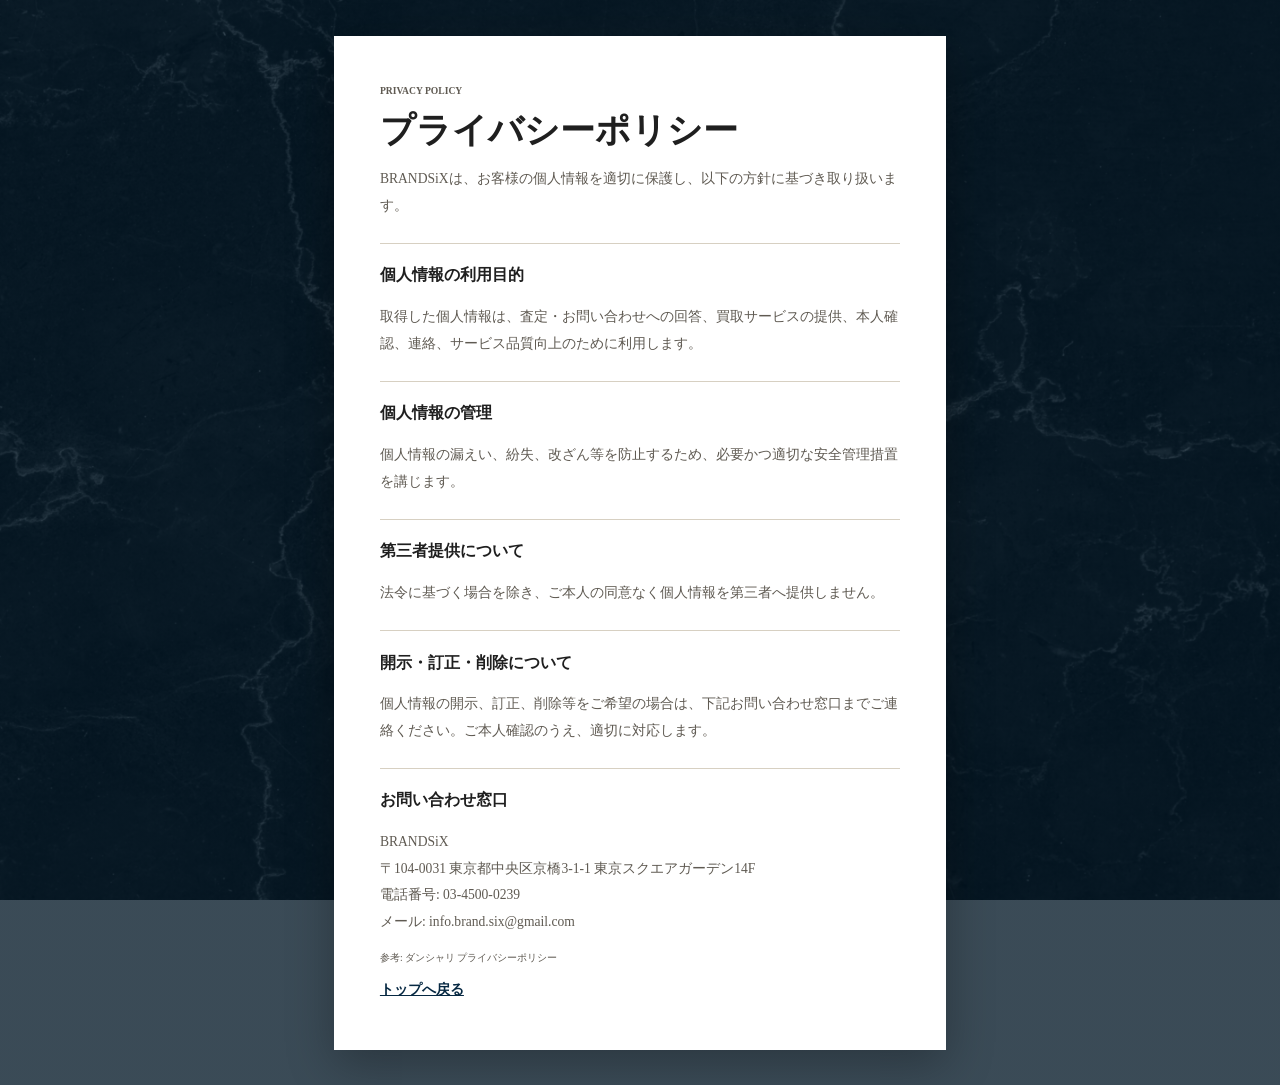
<file: privacy.html>
<!doctype html>
<html lang="ja">
  <head>
    <meta charset="utf-8">
    <meta name="viewport" content="width=device-width, initial-scale=1">
    <title>プライバシーポリシー | BRANDSiX</title>
    <link rel="stylesheet" href="./styles.css?v=20260607-01">
  </head>
  <body class="sub-page">
    <main class="policy-page">
      <article class="policy-card">
        <p class="sub-label">PRIVACY POLICY</p>
        <h1>プライバシーポリシー</h1>
        <p>BRANDSiXは、お客様の個人情報を適切に保護し、以下の方針に基づき取り扱います。</p>

        <h2>個人情報の利用目的</h2>
        <p>取得した個人情報は、査定・お問い合わせへの回答、買取サービスの提供、本人確認、連絡、サービス品質向上のために利用します。</p>

        <h2>個人情報の管理</h2>
        <p>個人情報の漏えい、紛失、改ざん等を防止するため、必要かつ適切な安全管理措置を講じます。</p>

        <h2>第三者提供について</h2>
        <p>法令に基づく場合を除き、ご本人の同意なく個人情報を第三者へ提供しません。</p>

        <h2>開示・訂正・削除について</h2>
        <p>個人情報の開示、訂正、削除等をご希望の場合は、下記お問い合わせ窓口までご連絡ください。ご本人確認のうえ、適切に対応します。</p>

        <h2>お問い合わせ窓口</h2>
        <p>BRANDSiX<br>〒104-0031 東京都中央区京橋3-1-1 東京スクエアガーデン14F<br>電話番号: 03-4500-0239<br>メール: info.brand.six@gmail.com</p>

        <p class="policy-note">参考: ダンシャリ プライバシーポリシー</p>
        <a class="back-link" href="./index.html">トップへ戻る</a>
      </article>
    </main>
  </body>
</html>
</file>
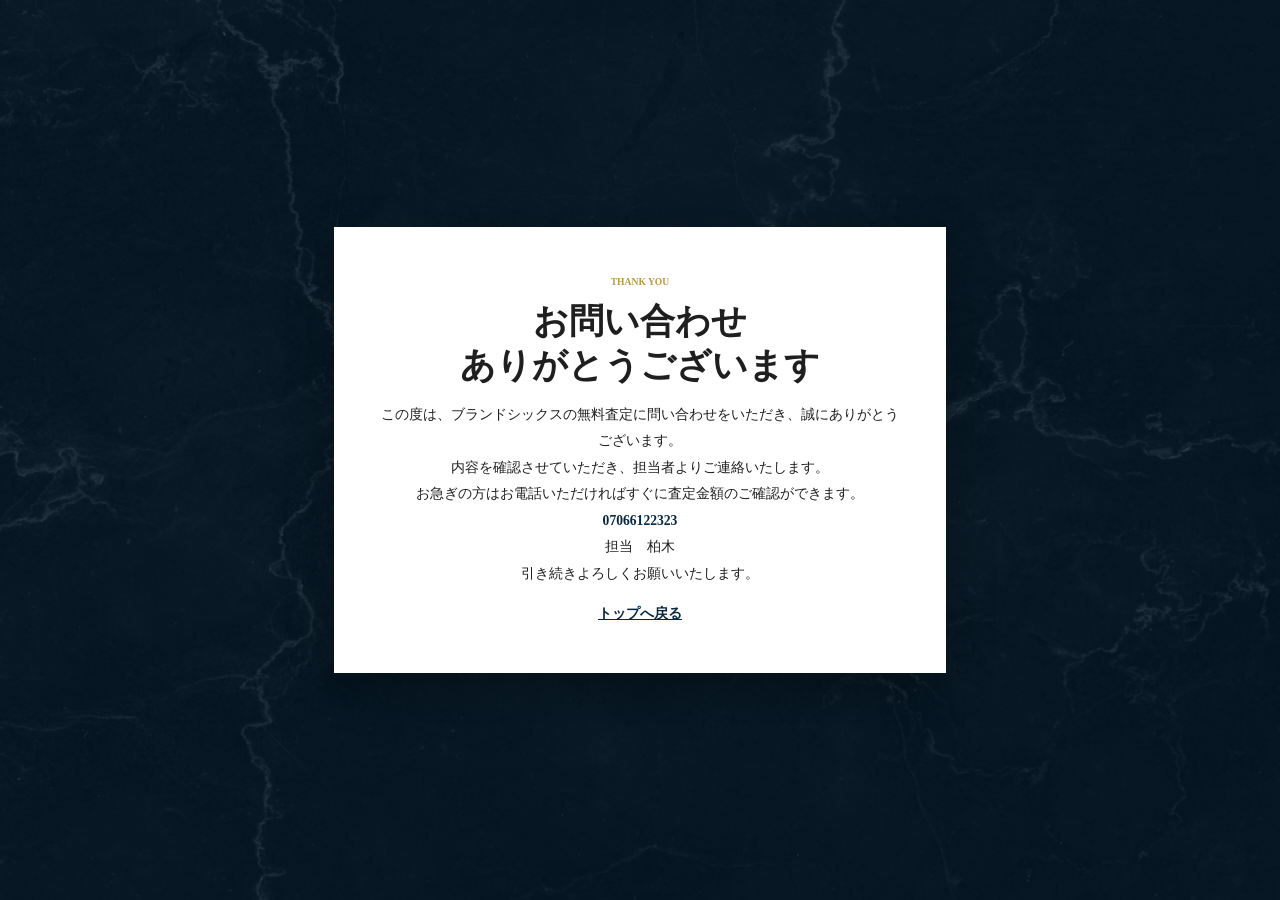
<file: thanks.html>
<!doctype html>
<html lang="ja">
  <head>
    <meta charset="utf-8">
    <meta name="viewport" content="width=device-width, initial-scale=1">
    <title>お問い合わせありがとうございます | BRANDSiX</title>
    <link rel="stylesheet" href="./styles.css?v=20260607-01">
  </head>
  <body class="sub-page">
    <main class="thanks-page">
      <section class="thanks-card">
        <p class="sub-label">THANK YOU</p>
        <h1>お問い合わせ<br>ありがとうございます</h1>
        <p>
          この度は、ブランドシックスの無料査定に問い合わせをいただき、誠にありがとうございます。<br>
          内容を確認させていただき、担当者よりご連絡いたします。<br>
          お急ぎの方はお電話いただければすぐに査定金額のご確認ができます。<br>
          <a href="tel:07066122323">07066122323</a><br>
          担当　柏木<br>
          引き続きよろしくお願いいたします。
        </p>
        <a class="back-link" href="./index.html">トップへ戻る</a>
      </section>
    </main>
  </body>
</html>
</file>
<file: styles.css>
:root {
  --navy: #062842;
  --navy-dark: #031827;
  --navy-mid: #0d4c91;
  --blue-dark: #052548;
  --gold: #b59a43;
  --gold-dark: #8f792d;
  --gold-light: #d3b75c;
  --red: #9b0000;
  --required: #c20000;
  --paper: #f7f3ea;
  --paper-light: #fbfaf6;
  --ink: #1f1f1f;
  --muted: #5f5a52;
  --line: #d7d0c2;
  --serif: "Hiragino Mincho ProN", "Yu Mincho", "Noto Serif JP", serif;
  --sans: -apple-system, BlinkMacSystemFont, "Hiragino Sans", "Yu Gothic", "YuGothic", "Segoe UI", sans-serif;
}

* {
  box-sizing: border-box;
}

html {
  scroll-behavior: smooth;
  overflow-x: hidden;
}

body {
  margin: 0;
  color: var(--ink);
  background: var(--paper-light);
  font-family: var(--serif);
  font-size: 13.6px;
  line-height: 1.95;
  overflow-x: hidden;
}

main {
  overflow: hidden;
}

img {
  display: block;
  max-width: 100%;
}

a {
  color: inherit;
}

.site-header {
  background: var(--paper-light);
  border-bottom: 1px solid rgba(183, 154, 59, 0.16);
  box-shadow: 0 1.7px 5.1px rgba(0, 0, 0, 0.12);
}

.header-inner {
  width: min(895.9px, calc(100% - 47.6px));
  min-height: 79.9px;
  margin: 0 auto;
  display: flex;
  align-items: center;
  justify-content: flex-start;
  gap: 30.6px;
}

.brand-logo {
  display: inline-flex;
  align-items: center;
  gap: 17px;
  text-decoration: none;
  color: #35230d;
}

.brand-mark {
  display: grid;
  gap: 1px;
  font-family: Georgia, "Times New Roman", serif;
  font-weight: 900;
  line-height: 0.82;
  letter-spacing: 0.12em;
  text-transform: uppercase;
}

.brand-mark span:first-child {
  font-size: 15.6px;
}

.brand-mark span:last-child {
  font-size: 22.8px;
  letter-spacing: 0.3em;
  text-transform: none;
}

.brand-copy {
  display: grid;
  gap: 2px;
  font-family: var(--sans);
  font-size: 11.9px;
  font-weight: 700;
  line-height: 1.45;
  letter-spacing: 0.05em;
}

.footer-logo strong,
.store-logo {
  font-family: Georgia, "Times New Roman", serif;
  letter-spacing: 0.14em;
}

.site-nav {
  display: none;
  align-items: center;
  gap: 28.9px;
  font-family: var(--sans);
  font-size: 12.8px;
}

.site-nav a {
  text-decoration: none;
  color: #25313a;
  transition: color 0.18s ease;
}

.site-nav a:hover {
  color: var(--gold-dark);
}

.section-paper {
  background-color: var(--paper);
  background-image:
    linear-gradient(rgba(251, 249, 244, 0.7), rgba(251, 249, 244, 0.7)),
    url("images/049c77f423e08a216776ca12e6f7ad4e.jpg");
  background-size: cover;
  background-position: center;
}

.hero {
  padding: 54.4px 15.3px 66.3px;
}

.hero-visual {
  position: relative;
  width: min(1040px, 84vw);
  height: clamp(377px, 36vw, 495px);
  margin: 0 auto;
  overflow: visible;
  border: 1px solid rgba(255, 255, 255, 0.7);
  border-radius: 0 104px 0 104px;
  box-shadow: none;
}

.hero-photo {
  position: relative;
  z-index: 0;
  width: 100%;
  height: 100%;
  object-fit: cover;
  object-position: 54% center;
  border-radius: inherit;
  transform: none;
}

.hero-shade {
  position: absolute;
  inset: 0;
  z-index: 1;
  border-radius: inherit;
  background:
    linear-gradient(90deg, rgba(0, 0, 0, 0.34), rgba(0, 0, 0, 0.1) 35%, rgba(0, 0, 0, 0) 66%),
    linear-gradient(0deg, rgba(0, 0, 0, 0.22), transparent 40%);
}

.hero-copy {
  position: absolute;
  z-index: 3;
  left: 12%;
  bottom: 3.5%;
  color: #fff;
  text-shadow: 0 2.6px 15.3px rgba(0, 0, 0, 0.5);
}

.hero-copy p {
  margin: 0 0 10.2px;
  font: 700 10.6px/1.3 var(--serif);
  letter-spacing: 0.08em;
}

.hero-copy h1 {
  margin: 0;
  font-family: Georgia, "Times New Roman", serif;
  font-size: clamp(32px, 4vw, 44px);
  line-height: 0.95;
  letter-spacing: 0.16em;
  border-bottom: 2.6px solid rgba(255, 255, 255, 0.9);
  width: fit-content;
}

.hero-tagline {
  margin: 20.4px 0 0;
  color: #fff;
  font-size: 16px;
  font-weight: 700;
  line-height: 1.65;
  letter-spacing: 0.08em;
}

.copy-ribbon {
  position: relative;
  z-index: 4;
  margin-top: 120px;
  padding-left: 70px;
}

.copy-ribbon div {
  display: grid;
  gap: 5.1px;
}

.copy-ribbon strong {
  position: relative;
  z-index: 5;
  display: block;
  width: fit-content;
  min-width: 42px;
  padding: 5px 24px 6.5px;
  border: 1.7px solid rgba(232, 223, 198, 0.82);
  background:
    linear-gradient(90deg, rgba(4, 21, 32, 0.98), rgba(4, 31, 49, 0.96)),
    rgba(3, 24, 39, 0.96);
  color: #fff;
  font: 800 clamp(8px, 1.1vw, 15px)/1.22 var(--serif);
  letter-spacing: 0.04em;
  transform: none;
  text-shadow:
    0 1.7px 0 rgba(0, 0, 0, 0.55),
    0 0 6.8px rgba(255, 255, 255, 0.12);
  box-shadow:
    inset 0 0 0 1px rgba(255, 255, 255, 0.14),
    0 1.7px 4.3px rgba(0, 0, 0, 0.22);
}

.copy-ribbon strong + strong {
  min-width: 207px;
}

.free-badge {
  position: absolute;
  left: 0;
  bottom: -1px;
  z-index: 2;
  display: grid;
  place-items: center;
  width: 63px;
  height: 63px;
  border: 1.7px solid rgba(255, 255, 255, 0.9);
  border-radius: 50%;
  background: var(--red);
  color: #fff;
  text-align: center;
  font: 800 20.4px/1.08 var(--serif);
  letter-spacing: 0.04em;
  filter: drop-shadow(0 1.7px 2.6px rgba(0, 0, 0, 0.3));
}

.free-badge::before {
  content: none;
}

.cta-pair {
  width: min(616px, calc(100% - 27.2px));
  margin: 34px auto 0;
  display: grid;
  grid-template-columns: 1fr 1fr;
  gap: 34px;
}

.cta {
  position: relative;
  min-height: 82px;
  display: grid;
  place-items: center start;
  padding: 16px 58px 17px 78px;
  border: 4px solid var(--gold-light);
  outline: 2px solid rgba(255, 255, 255, 0.58);
  outline-offset: -8px;
  color: #fff;
  text-align: center;
  text-decoration: none;
  font-family: var(--sans);
  box-shadow: 0 5px 0 rgba(0, 0, 0, 0.28), 0 10px 16px rgba(0, 0, 0, 0.16);
}

.cta::before {
  content: "";
  position: absolute;
  left: 38px;
  top: 50%;
  width: 34px;
  height: 30px;
  transform: translateY(-26%);
}

.cta-line::before {
  background: url("images/transparent_speech_bubble_true_binary_alpha.png") center / contain no-repeat;
  box-shadow: none;
}

.cta-form::before {
  background: url("images/transparent_mail_icon_true_alpha.png") center / contain no-repeat;
}

.cta::after {
  content: "›";
  position: absolute;
  right: 32px;
  top: 50%;
  transform: translateY(-50%);
  font-size: 24px;
}

.cta-line {
  background: linear-gradient(#76b700 0%, #56a600 45%, #258000 100%);
}

.cta-form {
  background: linear-gradient(#2b6aa6 0%, #0d4a8d 45%, #002f73 100%);
}

.cta small,
.cta strong {
  display: block;
  width: 100%;
}

.cta small {
  position: relative;
  margin-bottom: 7px;
  font-size: 8px;
  line-height: 1.25;
  font-weight: 800;
}

.cta strong {
  font-size: 15px;
  line-height: 1.25;
  font-weight: 900;
  white-space: nowrap;
}

.cta small::before,
.cta small::after {
  content: "";
  position: absolute;
  top: 50%;
  width: 62px;
  height: 1px;
  background: rgba(255, 255, 255, 0.2);
}

.cta small::before {
  right: calc(50% + 54px);
}

.cta small::after {
  left: calc(50% + 54px);
}

.mission-section {
  position: relative;
  overflow: hidden;
  min-height: clamp(380px, 38.9vw, 540px);
  padding: 0;
  color: #fff;
  background:
    radial-gradient(circle at 21% 50%, rgba(19, 63, 88, 0.36), transparent 32%),
    linear-gradient(90deg, rgba(3, 24, 39, 0.98), rgba(5, 36, 58, 0.97)),
    url("images/3e08b0cbfc822a1e1a0ffccf5f95e076.jpg") center / cover;
}

.mission-section::before,
.mission-section::after {
  content: "";
  position: absolute;
}

.mission-section::before {
  inset: 0 0 0 auto;
  width: 39%;
  z-index: 1;
  background:
    linear-gradient(rgba(248, 244, 235, 0.92), rgba(248, 244, 235, 0.92)),
    url("images/049c77f423e08a216776ca12e6f7ad4e.jpg") center / cover;
  clip-path: polygon(16% 0, 100% 0, 100% 100%, 0 100%);
}

.mission-section::after {
  top: -5%;
  bottom: -5%;
  left: 63.7%;
  z-index: 2;
  width: 12px;
  background: linear-gradient(180deg, #d8bd63, #a98f37);
  transform: skewX(-10deg);
  box-shadow: 0 0 0 1px rgba(81, 65, 22, 0.18);
}

.mission-section .mission-message::after {
  content: "";
  position: absolute;
  top: 58%;
  right: clamp(-570px, calc(-12.6vw - 350px), -500px);
  z-index: 1;
  width: clamp(294px, 25.2vw, 441px);
  height: clamp(620px, 49vw, 872px);
  transform: translateY(-50%);
  opacity: 1;
  pointer-events: none;
  background: url("images/mission-watch-gold-cutout.png") center / contain no-repeat;
  filter: drop-shadow(0 18px 28px rgba(0, 0, 0, 0.18));
}

.mission-message {
  position: relative;
  z-index: 4;
  width: 63.7%;
  margin: 0;
  padding: clamp(52px, 5.7vw, 96px) 0 clamp(46px, 4.8vw, 78px) clamp(86px, 8vw, 166px);
  text-align: left;
}

.mission-message > * {
  position: relative;
  z-index: 2;
}

.mission-message-kicker {
  display: inline-flex;
  position: relative;
  align-items: center;
  flex-direction: column;
  gap: 8px;
  margin: 0 0 22px;
  color: var(--gold-light);
  font-size: clamp(19px, 1.55vw, 28px);
  font-weight: 800;
  line-height: 1.1;
  letter-spacing: 0.06em;
}

.mission-message-kicker::before,
.mission-message-kicker::after {
  content: "";
  width: 122px;
  height: 1px;
  background: linear-gradient(90deg, var(--gold), var(--gold-light), var(--gold));
}

.mission-message-kicker::after {
  position: relative;
  height: 12px;
  background: linear-gradient(90deg, var(--gold), var(--gold-light), var(--gold)) center / 100% 1px no-repeat;
}

.mission-message-kicker::before {
  position: absolute;
  left: 50%;
  bottom: 1px;
  z-index: 1;
  width: 10px;
  height: 10px;
  background: var(--gold-light);
  transform: translateX(-50%) rotate(45deg);
}

.mission-message h2 {
  max-width: 760px;
  margin: 0;
  font-size: clamp(25.2px, 2.36vw, 41.4px);
  line-height: 1.76;
  font-weight: 700;
  letter-spacing: 0.055em;
  text-shadow: 0 1px 12px rgba(0, 0, 0, 0.28);
}

.mission-title-mobile {
  display: none;
}

.mission-message p:last-child {
  position: relative;
  max-width: 640px;
  margin: 30px 0 0;
  font-size: clamp(15px, 1.26vw, 22px);
  line-height: 1.9;
  letter-spacing: 0.045em;
  text-shadow: 0 1px 10px rgba(0, 0, 0, 0.3);
}

.mission-message p:last-child::after {
  content: "";
  display: block;
  width: min(540px, 100%);
  height: 12px;
  margin-top: 42px;
  background: linear-gradient(90deg, var(--gold), var(--gold-light), var(--gold)) center / 100% 1px no-repeat;
}

.mission-message p:last-child::before {
  content: "";
  position: absolute;
  left: min(270px, 50%);
  bottom: 1px;
  z-index: 1;
  width: 10px;
  height: 10px;
  background: var(--gold-light);
  transform: translateX(-50%) rotate(45deg);
}

.taxi-section {
  position: relative;
  min-height: clamp(245px, 21.6vw, 305px);
  display: grid;
  align-items: center;
  overflow: hidden;
  border-top: 1px solid rgba(255, 255, 255, 0.72);
  border-bottom: 1px solid rgba(255, 255, 255, 0.72);
  background: #4b4839;
}

.taxi-section > img {
  position: absolute;
  top: 0;
  bottom: 0;
  left: 0;
  width: 64%;
  height: 100%;
  max-width: none;
  object-fit: cover;
  object-position: left center;
  filter: brightness(0.64) contrast(1.02) saturate(0.8);
}

.taxi-section::after {
  content: "";
  position: absolute;
  inset: 0;
  background:
    linear-gradient(90deg, rgba(0, 0, 0, 0.42) 0%, rgba(0, 0, 0, 0.18) 41%, rgba(75, 72, 57, 0.82) 58%, #4b4839 100%);
}

.taxi-panel {
  position: relative;
  z-index: 1;
  width: min(376px, calc(100% - 40.8px));
  min-height: 176px;
  margin-left: auto;
  margin-right: max(17vw, 150px);
  padding: 31px 42px 28px 56px;
  color: #fff;
  background: rgba(108, 88, 20, 0.94);
  clip-path: polygon(7% 9%, 100% 0, 96% 91%, 0 100%);
  box-shadow: none;
}

.taxi-panel::before {
  content: "";
  position: absolute;
  inset: -19px -13px -10px 27px;
  z-index: -1;
  background: rgba(169, 137, 0, 0.88);
  clip-path: polygon(2% 0, 100% 10%, 94% 100%, 0 84%);
}

.taxi-panel h2 {
  width: fit-content;
  margin: 0 0 18px;
  padding-bottom: 8px;
  border-bottom: 1px solid rgba(255, 255, 255, 0.86);
  font-size: 19.4px;
  line-height: 1.7;
  letter-spacing: 0.09em;
}

.taxi-panel h2::after {
  content: "🚕";
  margin-left: 8px;
  font-family: var(--sans);
  font-size: 18px;
  letter-spacing: 0;
}

.taxi-panel p {
  margin: 0;
  font-size: 11.2px;
  line-height: 1.9;
  letter-spacing: 0.08em;
}

.results-section {
  position: relative;
  overflow: hidden;
  padding: 61px 15.3px 78px;
  background: #062638;
  color: #fff;
}

.results-watch {
  position: absolute;
  top: 39px;
  bottom: 0;
  width: 520px;
  opacity: 0.18;
  background-size: contain;
  background-repeat: no-repeat;
  background-position: top center;
}

.left-watch {
  left: -125px;
  background-image: url("images/a81c70ece9b528392dcd117740c2287e.png");
}

.right-watch {
  right: -134px;
  background-image: url("site/watch-right-cutout.png");
}

.results-heading {
  position: relative;
  z-index: 1;
  width: min(604px, 100%);
  min-height: 117px;
  margin: 0 auto;
  display: grid;
  grid-template-columns: 1fr 1fr;
  gap: 24px;
  align-items: center;
}

.results-heading p,
.results-heading h2 {
  margin: 0;
  color: var(--gold-light);
  text-align: center;
  letter-spacing: 0.1em;
}

.results-heading p {
  font-size: 31px;
  line-height: 1.1;
}

.results-heading h2 {
  font-size: 25px;
}

.results-date {
  display: block;
  margin-top: 10.2px;
  color: rgba(255, 255, 255, 0.86);
  text-align: center;
  font-size: 11.2px;
  letter-spacing: 0.08em;
}

.results-badge {
  position: relative;
  z-index: 0;
  display: grid;
  justify-items: center;
  gap: 0px;
  min-height: 76px;
  padding: 10px 47px 6px;
  text-align: center;
  --laurel-inset: -22px -56px;
}

.results-badge::before {
  content: "";
  position: absolute;
  inset: var(--laurel-inset);
  z-index: -1;
  width: auto !important;
  height: auto !important;
  border: 0 !important;
  border-radius: 0;
  background: url("images/laurel_wide_transparent.png") center / contain no-repeat;
  pointer-events: none;
}

.results-badge::after {
  display: none !important;
}

.results-badge > span,
.results-badge strong,
.results-badge em {
  position: relative;
  z-index: 1;
}

.results-badge small,
.results-badge em {
  font-style: normal;
  font-size: 8px;
}

.results-badge strong {
  font-family: Georgia, serif;
  font-size: 27.2px;
  line-height: 1;
  white-space: nowrap;
}

.results-badge span {
  font-size: 8.5px;
}

@media (min-width: 1024px) {
  .results-badge > span,
  .results-badge strong {
    transform: translateY(-8px);
  }
}

.results-board {
  position: relative;
  z-index: 1;
  width: min(844px, 100%);
  margin: 0 auto;
  padding: 24px 22px 40px;
  background: #f8f5eb;
  color: var(--ink);
  box-shadow: none;
}

.board-title {
  width: fit-content;
  margin: 0 auto 27px;
  padding-bottom: 4px;
  border-bottom: 1px solid #5b4722;
  text-align: center;
  font-size: 18px;
  font-weight: 700;
  letter-spacing: 0.1em;
}

.results-grid {
  display: grid;
  grid-template-columns: repeat(5, 1fr);
  gap: 26px 14px;
}

.results-grid article,
.market-grid article {
  display: grid;
  align-content: start;
  background: transparent;
  text-align: center;
}

.results-grid img {
  width: 100%;
  aspect-ratio: 1;
  height: auto;
  background: #fff;
  object-fit: contain;
  padding: 12px;
  margin: 0 auto;
}

.results-grid h3 {
  min-height: 32px;
  margin: 10px 8px 8px;
  font-size: 15px;
  line-height: 1.26;
  letter-spacing: 0.01em;
  text-align: center;
}

.results-grid p {
  width: calc(100% - 16px);
  margin: 0 auto 10px;
  color: #696969;
  text-align: left;
  font-family: var(--sans);
  font-size: 9.6px;
  line-height: 1.5;
  letter-spacing: 0;
  white-space: normal;
}

.results-grid small {
  width: 100%;
  margin: 0 0 10px;
  padding: 9px 4px;
  background: var(--gold);
  color: #fff;
  font-size: 9.4px;
  line-height: 1.1;
  letter-spacing: 0.04em;
  text-align: center;
}

.results-grid strong {
  margin-top: auto;
  color: var(--gold-dark);
  padding-bottom: 12px;
  border-bottom: 1px solid rgba(160, 126, 0, 0.22);
  font: 500 22px/1.1 Georgia, serif;
  text-align: center;
}

.results-grid strong span {
  font-size: 12px;
}

.section-title {
  position: relative;
  z-index: 1;
  width: min(833px, calc(100% - 27.2px));
  margin: 0 auto 57.8px;
  text-align: center;
}

.section-title p {
  margin: 0 0 6.8px;
  color: var(--gold-dark);
  font-size: 16px;
  font-weight: 700;
  letter-spacing: 0.12em;
}

.section-title h2 {
  margin: 0;
  font-size: clamp(33.6px, 5.2vw, 57.6px);
  line-height: 1.25;
  letter-spacing: 0.08em;
  font-size: 24px;
}

.section-title::after {
  content: "";
  display: block;
  width: 136px;
  height: 1.7px;
  margin: 18.7px auto 0;
  background: var(--gold);
}

.title-light p,
.title-light h2 {
  color: #fff;
  text-shadow: 0 1.7px 10.2px rgba(0, 0, 0, 0.35);
}

.market-section {
  padding: 66px 15.3px 80px;
  background:
    linear-gradient(rgba(0, 0, 0, 0.18), rgba(0, 0, 0, 0.2)),
    #111 url("images/3e08b0cbfc822a1e1a0ffccf5f95e076.jpg") center / cover;
  color: #fff;
}

.market-section .section-title {
  width: min(604px, 100%);
  margin-bottom: 39px;
}

.market-section .section-title h2 {
  font-size: 22px;
  font-weight: 500;
  letter-spacing: 0.1em;
}

.market-section .section-title::after {
  display: none;
}

.market-board {
  width: min(604px, 100%);
  margin: 0 auto;
  padding: 36px 67px 43px;
  border: 0;
  background: #f8f5eb;
  box-shadow: none;
}

.market-grid {
  display: grid;
  grid-template-columns: repeat(3, 1fr);
  gap: 34px 18px;
}

.market-grid article {
  color: var(--ink);
  padding: 0;
  background: transparent;
}

.market-grid img {
  width: 100%;
  height: 145px;
  aspect-ratio: auto;
  object-fit: contain;
  padding: 9px;
  background: #fff;
}

.market-grid small {
  width: fit-content;
  min-width: 92px;
  margin: 10px auto 10px;
  padding: 3px 15px;
  border: 1px solid #bfb7a4;
  border-radius: 849.2px;
  color: #555;
  font: 500 8.8px/1.2 var(--sans);
  letter-spacing: 0.06em;
}

.market-grid h3 {
  min-height: 38px;
  margin: 0 0 12px;
  font-size: 11.4px;
  line-height: 1.42;
  letter-spacing: 0.03em;
}

.market-grid strong {
  display: grid;
  place-items: center;
  min-height: 26px;
  margin: 0;
  background: #174765;
  color: #fff;
  font: 400 12px/1.1 "Times New Roman", Georgia, serif;
  letter-spacing: 0.04em;
}

.market-ctas {
  width: min(616px, calc(100% - 27.2px));
  margin-top: 34px;
  gap: 34px;
}

.market-ctas .cta {
  min-height: 82px;
  padding-top: 16px;
  padding-bottom: 17px;
}

.access-section {
  position: relative;
  padding: 78px 15.3px 90px;
  background:
    linear-gradient(rgba(9, 74, 89, 0.76), rgba(0, 45, 56, 0.84)),
    url("images/2c9b44454dbc535885b13a4a66a7f8ec.png") center / cover;
}

.access-section .section-title {
  width: min(604px, 100%);
  margin-bottom: 38px;
}

.access-section .section-title h2 {
  font-size: 18px;
  font-weight: 500;
  letter-spacing: 0.08em;
}

.access-section .section-title::after {
  width: 80px;
  margin-top: 7px;
  background: rgba(255, 255, 255, 0.72);
}

.access-card {
  width: min(604px, 100%);
  margin: 0 auto 26px;
  padding: 52px 64px 30px 88px;
  border-top: 4px solid var(--gold);
  background: #f8f5eb;
  box-shadow: none;
}

.access-main {
  display: grid;
  grid-template-columns: 214px 1fr;
  gap: 48px;
  align-items: start;
}

.building-photo {
  width: 100%;
  height: 272px;
  object-fit: cover;
}

.access-text {
  min-width: 0;
}

.store-kicker {
  margin: 0 0 8px;
  font-size: 7.5px;
  letter-spacing: 0.08em;
}

.store-logo {
  display: block;
  margin-bottom: 22px;
  font-size: 19px;
  line-height: 1;
}

.access-text dl {
  transform: none;
}

.access-text dd {
  margin: 0;
}

.access-text dt {
  margin-top: 14px;
  font-weight: 800;
  font-size: 7.5px;
}

.access-text dd {
  font-size: 7.5px;
  line-height: 1.85;
}

.access-text > a {
  display: inline-block;
  margin: -10px 0 0;
  color: var(--navy);
  font-weight: 800;
}

.map-image {
  width: min(218px, 100%);
  height: 116px;
  object-fit: cover;
  border: 0;
}

.map-image-link {
  display: block;
  width: min(218px, 100%);
  margin-top: 14px;
}

.access-text > .map-image-link {
  margin-top: 14px;
  font-weight: 400;
}

.map-image-link .map-image {
  display: block;
  width: 100%;
}

.access-cta-card {
  position: relative;
  width: min(604px, 100%);
  min-height: 132px;
  margin: 0 auto;
  display: grid;
  grid-template-columns: 250px 92px 1fr;
  gap: 0;
  align-items: center;
  padding: 12px 34px 10px 28px;
  overflow: hidden;
  background:
    linear-gradient(rgba(251, 249, 244, 0.7), rgba(251, 249, 244, 0.7)),
    url("images/049c77f423e08a216776ca12e6f7ad4e.jpg") center / cover;
  box-shadow: none;
}

.access-cta-copy h3 {
  margin: 0 0 9px;
  font-size: 28px;
  line-height: 1.12;
  white-space: nowrap;
}

.access-cta-copy h3 .emphasis {
  color: var(--ink);
  font-size: 1.15em;
}

.access-cta-copy h3 .normal {
  color: var(--gold-dark);
  font-size: 0.85em;
}

.access-cta-copy p {
  margin: 0 0 10px;
  max-width: 420px;
  font-size: 7.5px;
  line-height: 1.7;
  white-space: nowrap;
}

.access-flow {
  display: flex;
  align-items: center;
  width: 209px;
  height: 21px;
  background: #fff;
  color: #b08f2f;
  font-size: 7px;
}

.access-flow span {
  position: relative;
  flex: 1;
  display: grid;
  place-items: center;
}

.access-flow span + span::before {
  content: "";
  position: absolute;
  left: -7px;
  width: 14px;
  height: 14px;
  border-top: 1px solid #d7caa6;
  border-right: 1px solid #d7caa6;
  transform: rotate(45deg);
}

.access-cta-card img {
  align-self: end;
  justify-self: start;
  width: 190px;
  max-width: none;
  height: 140px;
  object-fit: cover;
  object-position: center 0%;
  transform: translate(-70px, 2px);
  transform-origin: center top;
}

.access-line-box {
  position: relative;
  display: grid;
  place-items: center;
  align-self: center;
  justify-self: end;
  min-height: 74px;
  width: 231px;
  height: 74px;
  margin-bottom: 0;
  transform: none;
  padding: 12px 31px 12px;
  border: 1px solid rgba(255, 255, 255, 0.6);
  outline: 1px solid rgba(255, 255, 255, 0.22);
  outline-offset: -6px;
  background: var(--gold-dark);
  color: #fff;
  text-align: center;
  text-decoration: none;
}

.access-line-box::before {
  content: none;
}

.access-line-box::after {
  content: "›";
  position: absolute;
  right: 16px;
  top: 50%;
  transform: translateY(-50%);
  font-size: 22px;
}

.access-line-box small,
.access-line-box strong {
  display: block;
}

.access-line-box small {
  font-size: 7px;
  line-height: 1.35;
}

.access-line-box strong {
  white-space: nowrap;
  font-size: 20px;
  line-height: 1.22;
}

.access-line-box em {
  font-style: normal;
  font-size: 8px;
}

.access-line-note {
  position: absolute;
  right: 34px;
  bottom: 16px;
  margin: 0;
  color: #3a3322;
  font-size: 6px;
  letter-spacing: 0.03em;
}

.taxi-fare-note {
  width: min(838.1px, 100%);
  margin: 23.8px auto 0;
  display: grid;
  grid-template-columns: 0.8fr 1.2fr;
  gap: 23.8px;
  align-items: center;
  padding: 23.8px 30.6px;
  background: rgba(251, 248, 238, 0.96);
  border-left: 5.1px solid var(--gold);
  box-shadow: 0 11.9px 28.9px rgba(0, 0, 0, 0.18);
}

.taxi-fare-note h3 {
  margin: 0;
  font-size: 24px;
  line-height: 1.35;
}

.taxi-fare-note h3 span {
  color: var(--gold-dark);
}

.taxi-fare-note p {
  margin: 0;
  font-size: 12.8px;
  line-height: 1.9;
}

.marble-cta {
  padding: 64.6px 15.3px 71.4px;
  background:
    linear-gradient(rgba(0, 0, 0, 0.24), rgba(0, 0, 0, 0.24)),
    #111 url("images/3e08b0cbfc822a1e1a0ffccf5f95e076.jpg") center / cover;
}

.marble-cta .cta-pair {
  margin-top: 0;
}

.compare-section {
  padding: 69.7px 15.3px 0;
  background: #fff;
}

.compare-section .section-title h2 {
  font-size: clamp(21.2px, 4vw, 23.2px);
  font-weight: 700;
}

.compare-table {
  width: min(820px, 100%);
  margin: 0 auto;
  border-collapse: separate;
  border-spacing: 0;
  overflow: hidden;
  border: 1px solid rgba(5, 50, 76, 0.16);
  border-radius: 12px;
  background: #fff;
  color: var(--ink);
  filter: drop-shadow(0 15.3px 23.8px rgba(0, 0, 0, 0.12));
}

.compare-table th,
.compare-table td {
  padding: 16px 18px;
  border-bottom: 1px solid rgba(5, 50, 76, 0.12);
  font-family: "Hiragino Sans", "Yu Gothic", "YuGothic", sans-serif;
  font-weight: 600;
  line-height: 1.45;
  text-align: center;
}

.compare-table thead th {
  color: #fff;
  font-size: 18px;
  font-weight: 700;
}

.compare-table tbody th {
  width: 22%;
  background: #f4efe2;
  color: var(--navy);
  font-size: 15.2px;
  font-weight: 600;
}

.compare-table tbody td {
  width: 39%;
  font-size: 15.2px;
  font-weight: 600;
}

.compare-table tbody tr:last-child th,
.compare-table tbody tr:last-child td {
  border-bottom: 0;
}

.compare-table tbody td:first-child {
  background: #f2f2f2;
  color: #3f3f3f;
}

.compare-table tbody td:last-child {
  background: #eef7fb;
  color: var(--navy);
}

.compare-other {
  background: #666;
}

.compare-topic {
  background: #8f7b3a;
}

.compare-ours {
  background: #064d72;
}

.compare-mark {
  display: inline;
  width: auto;
  height: auto;
  margin-left: 6px;
  color: #b31919;
  font-size: 17px;
  font-weight: 700;
  line-height: 1;
}

.compare-no {
  background: transparent;
}

.compare-yes {
  background: transparent;
  color: #b31919;
}

.compare-text {
  display: inline-block;
  min-width: 0;
  max-width: none;
  vertical-align: middle;
}

.compare-arrow {
  width: 0;
  height: 0;
  margin: 23px auto 0;
  border-left: 40.8px solid transparent;
  border-right: 40.8px solid transparent;
  border-top: 24.7px solid var(--gold-light);
}

.staff-note {
  width: min(680px, 100%);
  margin: -3.4px auto 0;
  display: grid;
  grid-template-columns: 246.5px 1fr;
  gap: 31.5px;
  align-items: center;
}

.staff-note-media {
  position: relative;
  display: block;
  width: 246.5px;
  height: 248px;
  overflow: hidden;
}

.staff-note img {
  position: absolute;
  top: -2px;
  left: -63px;
  width: 493px;
  max-width: none;
  height: auto;
  transform: scaleX(-1);
  transform-origin: center;
}

.staff-note p {
  margin: 0;
  padding-bottom: 11.9px;
  border-bottom: 2.6px solid var(--gold);
  font-size: 15.6px;
  font-weight: 700;
  line-height: 1.75;
}

.commitment-section {
  padding: 125px 15.3px 170px;
  background: #f8f6ee;
}

.commitment-section .section-title {
  margin-bottom: 82px;
}

.commitment-section .section-title h2 {
  display: inline;
  color: #2c1d08;
  font-size: 27px;
  font-weight: 800;
  line-height: 1.75;
  letter-spacing: 0.08em;
  text-decoration: underline;
  text-decoration-color: var(--gold-dark);
  text-decoration-thickness: 1.5px;
  text-underline-offset: 6px;
}

.commitment-section .section-title::after {
  display: none;
}

.commitment-grid {
  width: min(916px, 100%);
  margin: 0 auto;
  display: grid;
  grid-template-columns: repeat(3, minmax(0, 1fr));
  gap: 18px;
}

.commitment-grid article {
  position: relative;
  min-width: 0;
  display: flex;
  flex-direction: column;
  background: #fff;
  border: 1px solid rgba(6, 40, 66, 0.18);
  box-shadow: 0 8px 14px rgba(0, 0, 0, 0.16);
}

.commitment-number {
  display: block;
  margin-bottom: 9px;
  padding: 0;
  border: 0;
  background: transparent;
  color: #fff;
  text-align: center;
  font: italic 12px/1 Georgia, serif;
}

.commitment-grid h3 {
  width: 100%;
  height: 102px;
  display: grid;
  place-items: center;
  margin: 0;
  padding: 8px 15px 11px;
  border-top: 4px solid #315d75;
  border-bottom: 4px solid #315d75;
  background: #08263b;
  color: #fff;
  text-align: center;
  font-size: 15px;
  font-weight: 700;
  line-height: 1.65;
}

.commitment-image {
  display: block;
  width: 100%;
  height: 137px;
  overflow: hidden;
}

.commitment-image img {
  display: block;
  width: 100%;
  height: 100%;
  object-fit: cover;
  object-position: center center;
  transform: none;
  transform-origin: center;
}

.commitment-grid article:nth-child(1) .commitment-image img {
  object-position: 52% 50%;
  transform: scale(1.05);
}

.commitment-grid article:nth-child(2) .commitment-image img {
  object-position: 51% 50%;
  transform: scale(1.04);
}

.commitment-grid article:nth-child(3) .commitment-image img {
  object-position: 59% 49%;
  transform: scale(1.02);
}

.commitment-grid p {
  flex: 1;
  margin: 0;
  padding: 24px 22px 34px;
  color: #2c1d08;
  font-size: 14px;
  line-height: 1.75;
}

.voices-section {
  padding: 72px 15.3px 95px;
  background: #f8f6ee;
}

.voices-section .section-title {
  margin-bottom: 42px;
}

.voices-section .section-title h2 {
  color: #2c1d08;
  font-size: 22px;
  font-weight: 700;
  letter-spacing: 0.04em;
}

.voices-section .section-title::after {
  width: 116px;
  height: 1.5px;
  margin-top: 8px;
  background: var(--gold-dark);
}

.voice-list {
  width: min(558px, 100%);
  margin: 0 auto;
  display: grid;
  gap: 28px;
}

.voice-list article {
  position: relative;
  display: grid;
  grid-template-columns: 46px 1fr;
  gap: 18px;
  align-items: start;
  min-height: 124px;
  padding: 22px 42px 22px 19px;
  background: #fff;
  border: 1px solid rgba(0, 0, 0, 0.04);
  box-shadow: 0 4px 10px rgba(0, 0, 0, 0.13);
}

.voice-list article::after {
  content: "";
  position: absolute;
  top: 0;
  right: 0;
  width: 49px;
  height: 49px;
  background: #f8f6ee;
  clip-path: polygon(100% 0, 0 0, 100% 100%);
}

.avatar {
  width: 46px;
  height: 46px;
  border-radius: 50%;
  background:
    radial-gradient(circle at 50% 35%, #c9d9e0 0 21%, transparent 22%),
    radial-gradient(circle at 50% 78%, #c9d9e0 0 38%, transparent 39%),
    #eef4f6;
}

.voice-list strong {
  display: block;
  margin-bottom: 4px;
  color: #e5a321;
  font-size: 15px;
  line-height: 1;
  letter-spacing: 0.08em;
}

.voice-list p {
  margin: 0;
  color: #2c1d08;
  font-size: 10.5px;
  line-height: 1.85;
}

.manager-section {
  padding: 86px 15.3px 104px;
  background: #fff;
  background-image: none;
}

.manager-section .section-title {
  margin-bottom: 34px;
}

.manager-section .section-title h2 {
  color: #2c1d08;
  font-size: 22px;
  font-weight: 700;
  letter-spacing: 0.04em;
}

.manager-section .section-title::after {
  width: 72px;
  height: 1.5px;
  margin-top: 8px;
  background: var(--gold-dark);
}

.manager-card {
  width: min(600px, calc(100% - 48px));
  margin: 0 auto;
  display: grid;
  grid-template-columns: 160px 1fr;
  gap: 0;
  align-items: center;
}

.manager-photo {
  position: relative;
  z-index: 2;
  display: block;
  transform: translateX(16px);
  width: 160px;
  height: 160px;
  overflow: hidden;
  border: 1.2px solid var(--gold);
  border-radius: 50%;
  background: #fff;
}

.manager-card img {
  display: block;
  width: 100%;
  height: 100%;
  object-fit: cover;
  object-position: -20% 38%;
  transform: translateX(-12px) scale(1.16);
  transform-origin: center;
}

.manager-card div {
  min-height: 160px;
  margin-left: -50px;
  display: grid;
  align-content: center;
  padding: 32px 42px 32px 70px;
  border-radius: 0 80px 80px 0;
  background: var(--gold-dark);
  color: #fff;
}

.manager-card h3 {
  margin: 0 0 17px;
  font-size: 35.2px;
  line-height: 1.2;
}

.manager-card p {
  margin: 0;
  color: #fff;
  font: 500 10px/2.35 var(--sans);
  letter-spacing: 0.01em;
  white-space: nowrap;
}

.contact-section {
  position: relative;
  isolation: isolate;
  padding: 54px 15.3px 132px;
  background: #fff;
}

.contact-title {
  margin-bottom: 56px;
}

.contact-title::before {
  content: "CONTACT";
  position: absolute;
  z-index: -1;
  pointer-events: none;
  left: 50%;
  top: -54px;
  transform: translateX(-50%);
  color: rgba(3, 24, 39, 0.055);
  font-family: Georgia, serif;
  font-size: clamp(56px, 8vw, 82px);
  letter-spacing: 0.14em;
  white-space: nowrap;
}

.contact-title h2 {
  color: #2c1d08;
  font-size: 22px;
  font-weight: 700;
  line-height: 1.35;
  letter-spacing: 0.04em;
}

.contact-title::after {
  display: none;
}

.contact-title small {
  display: block;
  margin-top: 11px;
  font-size: 9.5px;
}

form {
  position: relative;
  z-index: 2;
  width: min(368px, 100%);
  margin: 0 auto;
  display: grid;
  gap: 14px;
}

.contact-section form label,
.contact-section form input,
.contact-section form select,
.contact-section form textarea,
.contact-section form button {
  position: relative;
  z-index: 3;
}

label {
  display: grid;
  grid-template-columns: 96px 1fr;
  gap: 16px;
  align-items: start;
  font-family: var(--sans);
  color: var(--ink);
}

.field-stack {
  display: grid;
}

label > span {
  display: flex;
  justify-content: flex-end;
  gap: 6px;
  padding-top: 9px;
  font-size: 9.5px;
}

label em {
  color: var(--required);
  font-style: normal;
  font-size: 8.5px;
}

input,
select,
textarea {
  width: 100%;
  min-height: 28px;
  border: 1px solid #cfcfcf;
  border-radius: 1px;
  background: #fff;
  padding: 0 12px;
  color: var(--ink);
  font: 10px/1.5 var(--sans);
}

input:focus,
select:focus,
textarea:focus {
  outline: 1.7px solid rgba(181, 154, 67, 0.38);
  border-color: var(--gold);
}

textarea {
  min-height: 76px;
  padding-top: 8px;
  resize: vertical;
}

.field-stack small,
label small {
  display: block;
  margin-top: 5px;
  color: #666;
  font-size: 7.8px;
}

.agree {
  grid-template-columns: 16px auto;
  justify-content: center;
  gap: 6px;
  margin-top: 14px;
}

.agree input {
  width: 16px;
  min-height: 16px;
}

.agree span {
  padding: 0;
}

.agree a {
  color: var(--ink);
  text-decoration: underline;
}

button {
  width: min(148px, 80%);
  min-height: 25px;
  margin: 4px auto 0;
  border: 0;
  border-radius: 849.2px;
  background: linear-gradient(var(--navy), var(--blue-dark));
  color: #fff;
  font: 700 9.2px/1 var(--sans);
  cursor: pointer;
  box-shadow: none;
}

.footer {
  padding: 50px 15.3px 36px;
  background: linear-gradient(135deg, var(--navy-dark), #061f34);
  color: #fff;
}

.footer-inner {
  width: min(540px, 100%);
  margin: 0 auto;
  display: flex;
  justify-content: space-between;
  gap: 54px;
  align-items: flex-start;
}

.footer-logo {
  display: grid;
  gap: 5.1px;
}

.footer-logo span {
  font-size: 6.5px;
  letter-spacing: 0.12em;
}

.footer-logo strong {
  font-size: 24px;
  line-height: 1;
}

address {
  margin: 0;
  font-style: normal;
  font-size: 7px;
  line-height: 1.9;
}

@media (min-width: 1024px) and (max-width: 1280px) {
  .mission-section .mission-message::after {
    right: -330px;
  }
}

.footer > small {
  display: block;
  width: min(540px, 100%);
  margin: 56px auto 0;
  text-align: center;
  color: rgba(255, 255, 255, 0.76);
  font-size: 6px;
}

.page-top {
  position: fixed;
  right: 22.1px;
  bottom: 22.1px;
  z-index: 20;
  display: grid;
  place-items: center;
  width: 56.1px;
  height: 56.1px;
  border-radius: 6.8px;
  background: rgba(104, 104, 104, 0.88);
  color: #fff;
  text-align: center;
  text-decoration: none;
  font: 800 8.8px/1.25 var(--sans);
  box-shadow: 0 6.8px 17px rgba(0, 0, 0, 0.22);
}

.sub-page {
  min-height: 100vh;
  overflow-x: hidden;
  background:
    linear-gradient(rgba(3, 24, 39, 0.78), rgba(3, 24, 39, 0.78)),
    url("images/3e08b0cbfc822a1e1a0ffccf5f95e076.jpg") center / cover fixed;
}

.thanks-page,
.policy-page {
  width: 100vw;
  min-height: 100vh;
  display: grid;
  place-items: center;
  padding: 35.7px 15.3px;
}

.thanks-card,
.policy-card {
  width: min(612px, calc(100vw - 61.2px));
  padding: clamp(23.8px, 5vw, 45.9px);
  background: #fff;
  box-shadow: 0 15.3px 44.2px rgba(0, 0, 0, 0.28);
  overflow: hidden;
}

.thanks-card {
  text-align: center;
}

.thanks-card p {
  overflow-wrap: anywhere;
}

.thanks-card p a {
  color: var(--navy);
  font-weight: 800;
  text-decoration: none;
}

.sub-label {
  margin: 0 0 8.5px;
  color: var(--gold);
  font-weight: 800;
  font-size: 9.6px;
}

.thanks-card h1,
.policy-card h1 {
  margin: 0 0 13.6px;
  font-size: clamp(22.4px, 5vw, 35.2px);
  line-height: 1.25;
  overflow-wrap: anywhere;
}

.thanks-actions {
  width: min(442px, 100%);
  margin: 23.8px auto 17px;
  display: grid;
  grid-template-columns: 1fr 1fr;
  gap: 13.6px;
}

.sub-cta {
  min-height: 45.9px;
  display: grid;
  place-items: center;
  padding: 8.5px 15.3px;
  border: 1.7px solid var(--gold-light);
  color: #fff;
  text-decoration: none;
  font: 900 12px/1.35 var(--sans);
}

.sub-cta-line {
  background: linear-gradient(#79bd39, #2f7b1f);
}

.sub-cta-tel {
  background: linear-gradient(var(--navy-mid), var(--blue-dark));
}

.back-link {
  color: var(--navy);
  font-weight: 800;
}

.policy-card h2 {
  margin: 23.8px 0 6.8px;
  padding-top: 15.3px;
  border-top: 1px solid var(--line);
  font-size: 16px;
}

.policy-card p {
  color: var(--muted);
}

.policy-note {
  font-size: 9.6px;
}

@media (max-width: 1023px) {
  .header-inner {
    min-height: 66.3px;
  }

  .site-nav {
    gap: 15.3px;
    font-size: 10.4px;
  }

  .hero-visual {
    width: min(708.1px, 94vw);
    height: 340px;
    border-radius: 0 70px 0 70px;
  }

  .copy-ribbon strong {
    min-width: 0;
    font-size: clamp(12px, 2vw, 15px);
  }

  .mission-message {
    width: 100%;
    padding: 56px 46% 52px 44px;
  }

  .mission-section .mission-message::after {
    right: -18px;
    width: 286px;
    height: 676px;
    opacity: 0.92;
  }

  .mission-title-desktop {
    display: none;
  }

  .mission-title-mobile {
    display: block;
  }

  .mission-message h2 {
    font-size: clamp(19.8px, 3.06vw, 27px);
    line-height: 1.6;
  }

  .results-grid {
    grid-template-columns: repeat(3, minmax(0, 1fr));
    gap: 17px 13.6px;
  }

  .market-grid {
    grid-template-columns: repeat(2, minmax(0, 1fr));
  }

  .staff-note,
  .manager-card {
    grid-template-columns: 1fr;
  }

  .access-main {
    grid-template-columns: minmax(0, 1.18fr) minmax(250px, 0.82fr);
    gap: 28px;
    align-items: stretch;
  }

  .access-cta-card,
  .staff-note,
  .manager-card {
    grid-template-columns: 1fr;
  }

  .building-photo {
    width: 100%;
    height: 100%;
    min-height: 360px;
    max-height: 520px;
    aspect-ratio: 4 / 5;
    object-fit: contain;
    background: #f8f5eb;
    margin: 0;
  }

  .access-card {
    width: min(100%, 720px);
    padding: 20px 22px 24px;
  }

  .access-text {
    display: flex;
    min-height: 360px;
    flex-direction: column;
    justify-content: center;
  }

  .store-kicker {
    font-size: 9.5px;
  }

  .store-logo {
    margin-bottom: 20px;
    font-size: 28px;
  }

  .access-text dt,
  .access-text dd {
    font-size: 10px;
  }

  .map-image-link {
    width: 100%;
    margin-top: 26px;
  }

  .map-image {
    width: 100%;
    height: 156px;
  }

  .access-cta-card {
    width: min(94%, 640px);
    justify-items: center;
    padding: 30px 28px 34px;
    text-align: center;
  }

  .access-cta-copy h3,
  .access-cta-copy p {
    white-space: normal;
  }

  .access-line-box {
    width: min(100%, 300px);
    height: auto;
    margin-bottom: 0;
  }

  .access-cta-card img {
    justify-self: center;
    width: min(260px, 74%);
    height: 275px;
    transform: none;
  }

  .staff-note-media,
  .manager-photo {
    justify-self: center;
  }

  .staff-note {
    justify-items: center;
  }

  .staff-note p {
    width: fit-content;
    max-width: 100%;
    text-align: left;
  }

  .manager-card {
    width: min(560px, 100%);
    grid-template-columns: 150px 1fr;
    justify-items: stretch;
  }

  .manager-photo {
    transform: translateX(24px);
    width: 142px;
    height: 142px;
  }

  .manager-card div {
    width: auto;
    max-width: none;
    min-height: 144px;
    margin-top: 0;
    margin-left: -13px;
    justify-items: stretch;
    border-radius: 0 72px 72px 0;
    padding: 24px 42px 24px 82px;
  }

  .manager-card p {
    width: auto;
    max-width: 100%;
    text-align: left;
    font-size: 9.4px;
    line-height: 2.05;
  }

  .commitment-section {
    padding-top: 36px !important;
    margin-top: 0;
  }

  .commitment-section .section-title {
    margin-bottom: 20px;
  }
}

@media (min-width: 768px) and (max-width: 1023px) {
  .results-section {
    padding: 48px 18px 66px;
  }

  .results-watch {
    top: 0;
    bottom: 0;
    width: 440px;
    opacity: 0.2;
  }

  .left-watch {
    left: -176px;
    width: 452px;
  }

  .right-watch {
    right: -168px;
    width: 438px;
  }

  .results-heading {
    width: min(720px, 100%);
    aspect-ratio: 768 / 484;
    min-height: 0;
    grid-template-columns: 1fr;
    gap: 22px;
    padding-top: 94px;
    justify-items: center;
    align-content: start;
  }

  .results-heading p {
    font-size: 56px;
    line-height: 1.02;
    letter-spacing: 0.06em;
  }

  .results-heading h2 {
    font-size: 31px;
    line-height: 1.08;
  }

  .results-badge {
    width: min(420px, 100%);
    min-height: 142px;
    padding: 24px 92px 16px;
    gap: 2px;
    --laurel-inset: -20px -56px;
  }

  .results-badge small,
  .results-badge em {
    font-size: 11px;
    line-height: 1.25;
  }

  .results-badge strong {
    font-size: 44.2px;
  }

  .results-badge span {
    font-size: 11.9px;
  }

  .results-badge > span,
  .results-badge strong,
  .results-badge em {
    transform: translateY(-14px);
  }

  .results-date {
    margin-top: 10px;
    font-size: 12px;
  }
}

@media (max-width: 767px) {
  body {
    font-size: 14px;
  }

  .header-inner {
    width: calc(100% - 44px);
    min-height: 86px;
  }

  .brand-logo {
    gap: 26px;
  }

  .brand-mark span:first-child {
    font-size: 26px;
  }

  .brand-mark span:last-child {
    font-size: 39px;
  }

  .brand-copy {
    font-size: 16px;
    line-height: 1.55;
  }

  .site-nav {
    display: none;
  }

  .hero {
    padding: 38px 0 88px;
  }

  .hero-visual {
    width: min(480px, calc(100% - 44px));
    margin-left: auto;
    margin-right: auto;
    height: min(702px, 107vw);
    border-radius: 0 118px 0 118px;
  }

  .hero-photo {
    object-position: 58% center;
  }

  .hero-copy {
    left: 18px;
    right: 22px;
    bottom: 22px;
  }

  .hero-copy p {
    font-size: 12px;
  }

  .hero-copy h1 {
    font-size: 39px;
    letter-spacing: 0.12em;
  }

  .hero-tagline {
    display: none;
  }

  .copy-ribbon {
    margin-top: 34px;
    width: min(100%, 500px);
    padding-left: 0;
    padding-right: 5.1px;
    display: grid;
    gap: 10px;
  }

  .copy-ribbon strong {
    transform: none;
    min-width: 0;
    width: fit-content;
    max-width: calc(100vw - 32px);
    padding: 4.3px 10.2px 5.1px;
    border-width: 1px;
    font-size: 23px;
    line-height: 1.24;
    letter-spacing: 0.01em;
    white-space: nowrap;
  }

  .copy-ribbon strong + strong {
    min-width: 0;
    margin-left: 0;
  }

  .free-badge {
    position: relative;
    left: auto;
    bottom: auto;
    width: 62px;
    height: 62px;
    font-size: 18px;
  }

  .cta-pair,
  .market-ctas {
    width: calc(100% - 8px);
    grid-template-columns: 1fr;
    gap: 24px;
    margin-top: 42px;
  }

  .cta,
  .market-ctas .cta {
    min-height: 74px;
    overflow: hidden;
    padding: 13px 48px 14px 68px;
    border-width: 4px;
    outline-width: 2px;
    outline-offset: -8px;
    box-shadow: 0 8px 0 rgba(0, 0, 0, 0.28), 0 15px 20px rgba(0, 0, 0, 0.16);
  }

  .cta::before,
  .market-ctas .cta::before {
    left: 30px;
    width: 28px;
    height: 25px;
    transform: translateY(-26%);
  }

  .cta::after,
  .market-ctas .cta::after {
    right: 26px;
    font-size: 22px;
  }

  .cta small,
  .market-ctas .cta small {
    margin-bottom: 7px;
    font-size: 8px;
    line-height: 1.15;
    white-space: nowrap;
  }

  .cta::after,
  .market-ctas .cta::after {
    right: 26px;
  }

  .cta strong,
  .market-ctas .cta strong {
    font-size: 15px;
    line-height: 1.15;
    white-space: nowrap;
    max-width: none;
  }

  .cta small::before,
  .cta small::after,
  .market-ctas .cta small::before,
  .market-ctas .cta small::after {
    width: 96px;
  }

  .cta small::before,
  .market-ctas .cta small::before {
    right: calc(50% + 85px);
  }

  .cta small::after,
  .market-ctas .cta small::after {
    left: calc(50% + 85px);
  }

  .mission-section {
    display: block;
  }

  .mission-section::before {
    inset: 0 0 0 auto;
    width: 46%;
    opacity: 1;
    background: #fbf8ee;
    clip-path: polygon(25% 0, 100% 0, 100% 100%, 0 100%);
  }

  .mission-section::after {
    top: -5%;
    bottom: -5%;
    left: 59.5%;
    width: 7px;
  }

  .mission-message {
    width: 88%;
    padding: 42px 36% 38px 22px;
  }

  .mission-section .mission-message::after {
    right: -12px;
    width: 210px;
    height: 510px;
    opacity: 0.9;
  }

  .mission-message-kicker {
    align-items: flex-start;
    gap: 6px;
    margin-bottom: 12px;
    font-size: 15px;
  }

  .mission-message-kicker::after {
    width: 70px;
  }

  .mission-title-desktop {
    display: none;
  }

  .mission-title-mobile {
    display: block;
  }

  .mission-message h2 {
    font-size: clamp(13.6px, 4vw, 17.6px);
    line-height: 1.65;
  }

  .mission-message p:last-child {
    margin-top: 16px;
    font-size: 9.2px;
    line-height: 1.85;
  }

  .mission-message p:last-child::after {
    width: 180px;
    margin-top: 20px;
  }

  .mission-message p:last-child::before {
    left: 90px;
  }

  .taxi-section {
    min-height: 450px;
    align-items: start;
    padding: 74px 0 60px;
    background: #1a1911;
  }

  .taxi-section > img {
    top: auto;
    left: 0;
    z-index: 0;
    width: min(124%, 500px);
    height: auto;
    bottom: 0;
    object-fit: contain;
    object-position: 34% center;
    filter: brightness(0.7) contrast(0.95) saturate(0.75);
  }

  .taxi-section::after {
    z-index: 0;
    background: rgba(26, 25, 17, 0.48);
  }

  .taxi-panel {
    width: min(492px, calc(100% - 96px));
    min-height: 0;
    margin: 0 auto;
    padding: 0;
    color: #fff;
    background: transparent;
    clip-path: none;
  }

  .taxi-panel::before {
    inset: -14px -18px auto 8px;
    height: 194px;
    background: rgba(143, 121, 45, 0.92);
    clip-path: polygon(2% 7%, 100% 0, 97% 100%, 0 91%);
  }

  .taxi-panel h2 {
    position: relative;
    z-index: 1;
    width: fit-content;
    margin: 0 auto 110px;
    padding: 26px 0 8px;
    font-size: 20px;
    line-height: 1.85;
    letter-spacing: 0.08em;
  }

  .taxi-panel p {
    position: relative;
    z-index: 1;
    margin-bottom: 0;
    font-size: 14px;
    line-height: 1.9;
    letter-spacing: 0.05em;
  }

  .results-section,
  .market-section,
  .access-section,
  .compare-section,
  .commitment-section,
  .voices-section,
  .manager-section,
  .contact-section {
    padding: 74px 22px 78px;
  }

  .compare-section {
    padding-bottom: 0 !important;
    margin-bottom: 0;
  }

  .results-heading {
    grid-template-columns: 1fr;
    gap: 38px;
    min-height: 1250px;
    margin-bottom: 0;
    align-content: start;
    padding-top: 190px;
  }

  .results-heading p {
    font-size: 58px;
  }

  .results-heading h2 {
    font-size: 44px;
  }

  .results-board,
  .market-board,
  .access-card {
    padding: 28px 26px 44px;
  }

  .results-board {
    width: min(608px, 100%);
    padding-inline: 24px;
  }

  .board-title {
    margin-bottom: 38px;
    font-size: 34px;
  }

  .market-section .section-title {
    margin-bottom: 28px;
  }

  .market-board {
    width: min(604px, 100%);
    padding: 26px 22px 32px;
  }

  .results-grid,
  .market-grid {
    grid-template-columns: repeat(2, 1fr);
    gap: 48px 28px;
  }

  .results-grid img {
    height: 242px;
    padding: 10px;
  }

  .results-grid h3 {
    min-height: 52px;
    margin: 12px 4px 10px;
    font-size: 22px;
    line-height: 1.3;
    text-align: left;
    white-space: nowrap;
  }

  .results-grid p {
    margin: 0 4px 14px;
    font-size: 16px;
    line-height: 1.55;
  }

  .results-grid small {
    width: 100%;
    margin-bottom: 14px;
    padding: 8px 4px;
    font-size: 15px;
  }

  .market-grid img {
    height: 132px;
  }

  .results-grid strong,
  .market-grid strong {
    font-size: 6.8px;
  }

  .results-grid h3,
  .market-grid h3 {
    font-size: 10.4px;
  }

  .results-grid h3 {
    min-height: 52px;
    margin: 12px 4px 10px;
    font-size: 22px;
    line-height: 1.3;
    text-align: left;
    white-space: nowrap;
  }

  .results-grid p {
    margin: 0 4px 14px;
    font-size: 17px;
    line-height: 1.55;
  }

  .results-grid img {
    height: 263px;
  }

  .market-grid strong {
    min-height: 30px;
    margin-inline: 3;
  }

  .section-title {
    width: 100%;
    margin-bottom: 35.7px;
  }

  .section-title p {
    font-size: 12.8px;
  }

  .section-title h2,
  .compare-section .section-title h2 {
    font-size: 20.4px;
  }

  .access-main {
    grid-template-columns: minmax(0, 1.08fr) minmax(248px, 0.92fr);
    gap: 24px;
    align-items: stretch;
  }

  .access-card {
    width: min(760px, calc(100% - 32px));
    padding: 22px 24px 24px;
  }

  .building-photo {
    height: 100%;
    min-height: 430px;
    object-fit: cover;
    object-position: center top;
  }

  .store-logo {
    margin-bottom: 20px;
    font-size: 26px;
  }

  .access-text {
    display: flex;
    min-height: 430px;
    flex-direction: column;
    justify-content: center;
  }

  .access-text dt,
  .access-text dd {
    font-size: 10px;
  }

  .map-image-link {
    width: 100%;
    margin-top: 24px;
  }

  .map-image {
    width: 100%;
    height: 150px;
  }

  .access-cta-card {
    width: min(352px, 100%);
    display: block;
    min-height: 0;
    padding: 25px 16px 10px;
    text-align: left;
  }

  .map-image-link {
    width: 100%;
  }

  .access-cta-copy {
    position: relative;
    z-index: 1;
    width: 100%;
  }

  .access-cta-copy h3 {
    max-width: 246px;
    margin: 0 0 14px;
    font-size: 29px;
    line-height: 1.1;
    font-family: "A-OTF 筑紫明朝 Pr6N", "A-OTF 筑紫明朝 ProN", "A1明朝", "A1 Mincho", "Yu Mincho", "Hiragino Mincho ProN", "Noto Serif JP", serif;
    font-weight: 400;
    white-space: normal;
  }

  .access-cta-copy p {
    max-width: 160px;
    margin: 0 0 17px;
    font-size: 8.2px;
    line-height: 1.42;
    white-space: normal;
  }

  .access-flow {
    width: 100%;
    max-width: none;
    height: 32px;
    margin: 0;
    font-size: 9px;
  }

  .access-cta-card img {
    position: absolute;
    top: 22px;
    right: 16px;
    width: 132px;
    height: 153px;
    transform: none;
    object-fit: cover;
    object-position: center top;
  }

  .access-line-box {
    width: 100%;
    min-height: 88px;
    height: 88px;
    margin: 12px auto 0;
    padding: 16px 38px 14px 30px;
    transform: none;
  }

  .access-line-box::after {
    right: 16px;
    font-size: 28px;
  }

  .access-line-box small {
    font-size: 9px;
  }

  .access-line-box strong {
    font-size: 25px;
  }

  .access-line-note {
    position: static;
    margin-top: -8px;
    font-size: 10px;
    line-height: 1.45;
    text-align: left;
  }

  .taxi-fare-note {
    grid-template-columns: 1fr;
    width: min(98%, 459px);
    padding: 20.4px;
  }

  .taxi-fare-note h3 {
    font-size: 19.2px;
  }

  .taxi-fare-note p {
    font-size: 11.2px;
  }

  .compare-table {
    width: min(100%, 391px);
  }

  .compare-table th,
  .compare-table td {
    padding: 11px 8px;
  }

  .compare-table thead th {
    font-size: 12.8px;
  }

  .compare-table tbody th,
  .compare-table tbody td {
    font-size: 10.8px;
  }

  .compare-mark {
    width: auto;
    height: auto;
    margin-left: 3px;
    font-size: 12px;
  }

  .compare-text {
    max-width: none;
  }

  .compare-table tbody th {
    width: 20%;
  }

  .staff-note {
    width: min(100%, 360px);
    grid-template-columns: 128px 1fr;
    gap: 12px;
    align-items: center;
    justify-items: stretch;
    text-align: left;
  }

  .staff-note-media {
    width: 128px;
    height: 154px;
    justify-self: start;
  }

  .staff-note img {
    top: -1px;
    left: -61px;
    width: 310px;
  }

  .staff-note p {
    width: auto;
    padding-bottom: 8.5px;
    font-size: 10.8px;
    line-height: 1.75;
  }

  .commitment-grid {
    grid-template-columns: 1fr;
    width: min(98%, 374px);
    gap: 28.9px;
  }

  .commitment-grid h3 {
    min-height: 54.4px;
    font-size: 11.2px;
  }

  .commitment-section .section-title h2 {
    font-size: clamp(16px, 4.8vw, 20px);
    line-height: 1.45;
  }

  .voice-list {
    width: min(98%, 459px);
    gap: 23.8px;
  }

  .voice-list article {
    grid-template-columns: 54px 1fr;
    gap: 13.6px;
    padding: 23.8px 20.4px 25.5px 17px;
  }

  .avatar {
    width: 49.3px;
    height: 49.3px;
  }

  .voice-list strong {
    font-size: 14px;
  }

  .voice-list p {
    font-size: 11px;
    line-height: 1.85;
  }

  .manager-card {
    position: relative;
    width: min(92%, 560px);
    display: block;
    padding: 280px 18px 32px;
    background: var(--gold-dark);
    border: 1px solid rgba(89, 77, 34, 0.75);
    text-align: left;
  }

  .manager-photo {
    position: absolute;
    top: 20px;
    left: 50%;
    z-index: 2;
    transform: translateX(-50%);
    width: 230px;
    height: 230px;
    border: 1.2px solid var(--gold);
  }

  .manager-card div {
    width: 100%;
    min-height: 0;
    margin: 0;
    padding: 0;
    border-radius: 0;
    background: transparent;
  }

  .manager-card p {
    width: min(100%, 340px);
    margin: 0 auto;
    color: #fff;
    font-size: 13.2px;
    line-height: 2.05;
    white-space: normal;
  }

  .contact-title::before {
    top: -49px;
    font-size: 56px;
  }

  form {
    width: min(94%, 442px);
    gap: 12.8px;
  }

  label {
    grid-template-columns: 1fr;
    gap: 6px;
  }

  label > span {
    justify-content: flex-start;
    padding-top: 0;
  }

  input,
  select,
  textarea {
    min-height: 44px;
    padding: 0 11.9px;
    font-size: 13px;
  }

  textarea {
    min-height: 112px;
    padding-top: 10.2px;
  }

  .agree {
    grid-template-columns: 18.7px auto;
  }

  .agree input {
    width: 18.7px;
    min-height: 18.7px;
  }

  button {
    min-height: 47.6px;
    font-size: 13.6px;
  }

  .footer-inner {
    display: grid;
    grid-template-columns: 1fr;
    gap: 23.8px;
    justify-items: center;
    text-align: center;
  }

  .footer-logo,
  address {
    width: 100%;
    max-width: none;
    justify-self: stretch;
    text-align: center;
    overflow-wrap: anywhere;
    transform: none;
    margin-inline: auto;
  }

  .footer-logo strong {
    font-size: 24px;
  }

  address {
    font-size: 9.6px;
  }

  .page-top {
    width: 47.6px;
    height: 47.6px;
    right: 11.9px;
    bottom: 11.9px;
  }

  .thanks-card h1,
  .policy-card h1 {
    font-size: 19.2px;
    line-height: 1.45;
  }

  .thanks-card,
  .policy-card {
    width: min(238px, calc(100vw - 68px));
    padding: 22.1px 17px;
  }

  .thanks-actions {
    grid-template-columns: 1fr;
  }

  .sub-cta {
    min-height: 44.2px;
    font-size: 11.2px;
  }

  .thanks-card p {
    font-size: 10.4px;
    line-height: 1.8;
  }
}

@media (max-width: 430px) {
  .hero-visual {
    height: min(702px, 108vw);
  }

  .hero-copy {
    left: 14px;
    right: 8px;
  }

  .hero-copy h1 {
    font-size: 33px;
  }

  .copy-ribbon {
    width: calc(100% - 8px);
  }

  .copy-ribbon strong {
    font-size: 18px;
    max-width: calc(100vw - 56px);
  }

  .results-section {
    padding: 0 7px 0;
  }

  .results-watch {
    top: 16px;
    bottom: auto;
    width: 160px;
    height: 221px;
    opacity: 0.28;
    background-position: top center;
  }

  .left-watch {
    left: -64px;
    width: 178px;
  }

  .right-watch {
    right: -68px;
    width: 152px;
  }

  .results-heading {
    min-height: 242px;
    padding-top: 50px;
    gap: 10px;
    align-content: start;
  }

  .results-heading p {
    font-size: 24px;
    line-height: 1.05;
    letter-spacing: 0.08em;
  }

  .results-heading h2 {
    font-size: 18px;
    letter-spacing: 0.06em;
  }

  .results-badge {
    width: 145px;
    margin: 0 auto;
    min-height: 82px;
    padding: 10px 28px 5px;
    --laurel-inset: -12px -34px;
  }

  .results-badge small,
  .results-badge em {
    font-size: 6.4px;
    line-height: 1.3;
  }

  .results-badge strong {
    font-size: 25.5px;
  }

  .results-badge span {
    font-size: 6.8px;
  }

  .results-badge > span,
  .results-badge strong,
  .results-badge em {
    transform: translate(-12px, -8px);
  }

  .results-board {
    width: 100%;
    padding: 10px 9px 32px;
  }

  .board-title {
    margin-bottom: 15px;
    padding-bottom: 3px;
    font-size: 13.5px;
    letter-spacing: 0.06em;
  }

  .results-grid {
    grid-template-columns: repeat(2, minmax(0, 1fr));
    gap: 22px 13px;
  }

  .results-grid img {
    height: 86px;
    padding: 4px 5px 1px;
  }

  .results-grid h3 {
    min-height: 14px;
    margin: 4px 2px 4px;
    font-size: 6.8px;
    line-height: 1.25;
    letter-spacing: 0;
    white-space: nowrap;
    overflow: hidden;
    text-overflow: clip;
  }

  .results-grid p {
    margin: 0 2px 3px;
    font-size: 5.3px;
    line-height: 1.45;
    white-space: nowrap;
  }

  .results-grid small {
    width: 100%;
    margin-bottom: 4px;
    padding: 2px 1px;
    font-size: 5.1px;
    line-height: 1.1;
  }

  .results-grid strong {
    padding-bottom: 4px;
    font-size: 14.2px;
  }

  .results-grid strong span {
    font-size: 6px;
  }

  .compare-table {
    width: 100%;
    transform: scale(0.96);
    transform-origin: center top;
    margin-bottom: -20.4px;
  }
}

@media (min-width: 431px) and (max-width: 600px) {
  .results-section {
    padding: 0 14px 0;
  }

  .results-watch {
    top: 20px;
    bottom: auto;
    width: 260px;
    height: 340px;
    opacity: 0.27;
  }

  .left-watch {
    left: -96px;
    width: 286px;
  }

  .right-watch {
    right: -104px;
    width: 248px;
  }

  .results-heading {
    min-height: 360px;
    padding-top: 82px;
    gap: 18px;
    align-content: start;
  }

  .results-heading p {
    font-size: 38px;
    line-height: 1.08;
  }

  .results-heading h2 {
    font-size: 29px;
  }

  .results-badge {
    width: 240px;
    margin: 0 auto;
    min-height: 116px;
    padding: 18px 52px 9px;
    --laurel-inset: -18px -48px;
  }

  .results-badge strong {
    font-size: 38.25px;
  }

  .results-badge small,
  .results-badge em {
    font-size: 9px;
  }

  .results-badge span {
    font-size: 10.2px;
  }

  .results-badge > span,
  .results-badge strong,
  .results-badge em {
    transform: translate(-18px, -10px);
  }

  .results-board {
    width: 100%;
    padding: 20px 18px 44px;
  }

  .board-title {
    margin-bottom: 24px;
    font-size: 24px;
  }

  .results-grid {
    grid-template-columns: repeat(2, minmax(0, 1fr));
    gap: 34px 22px;
  }

  .results-grid img {
    height: 150px;
    padding: 7px;
  }

  .results-grid h3 {
    min-height: 28px;
    margin: 7px 3px 6px;
    font-size: 12px;
    line-height: 1.3;
    white-space: nowrap;
    overflow: hidden;
  }

  .results-grid p {
    margin: 0 3px 7px;
    font-size: 8.6px;
    line-height: 1.5;
    white-space: nowrap;
  }

  .results-grid small {
    width: 100%;
    margin-bottom: 8px;
    padding: 4px 2px;
    font-size: 8.2px;
  }

  .results-grid strong {
    padding-bottom: 7px;
    font-size: 23px;
  }

  .results-grid strong span {
    font-size: 9px;
  }

  .market-ctas {
    width: calc(100% - 8px);
    grid-template-columns: 1fr;
    gap: 24px;
    margin-top: 42px;
  }

  .market-ctas .cta {
    min-height: 74px;
    overflow: hidden;
    padding: 13px 42px 14px 76px;
    border-width: 4px;
    outline-width: 2px;
    outline-offset: -8px;
    box-shadow: 0 8px 0 rgba(0, 0, 0, 0.28), 0 15px 20px rgba(0, 0, 0, 0.16);
  }
}

@media (min-width: 601px) and (max-width: 767px) {
  .header-inner {
    width: calc(100% - 48px);
    min-height: 66px;
  }

  .brand-logo {
    gap: 17px;
  }

  .brand-mark span:first-child {
    font-size: 15.6px;
  }

  .brand-mark span:last-child {
    font-size: 22.8px;
  }

  .brand-copy {
    font-size: 11.9px;
    line-height: 1.45;
  }

  .hero {
    padding: 40px 15px 58px;
  }

  .hero-visual {
    width: min(708px, 94vw);
    height: clamp(340px, 58vw, 470px);
    margin: 0 auto;
    border-radius: 0 70px 0 70px;
  }

  .hero-photo {
    object-position: 56% center;
  }

  .hero-copy {
    left: 8%;
    right: 6%;
    bottom: 6%;
  }

  .hero-copy h1 {
    font-size: clamp(34px, 7vw, 44px);
  }

  .copy-ribbon {
    margin-top: clamp(52px, 8vw, 72px);
    width: min(100%, 420px);
    padding-left: 68px;
  }

  .copy-ribbon strong {
    font-size: clamp(13px, 2.6vw, 18px);
    max-width: calc(100vw - 120px);
  }

  .free-badge {
    position: absolute;
    left: 0;
    bottom: -1px;
    width: 58px;
    height: 58px;
    font-size: 17px;
  }

  .cta-pair {
    width: min(616px, calc(100% - 48px));
    grid-template-columns: 1fr 1fr;
    gap: 24px;
    margin-top: 42px;
  }

  .cta {
    min-height: 74px;
    padding: 13px 48px 14px 68px;
    border-width: 4px;
    outline-width: 2px;
    outline-offset: -8px;
  }

  .cta::before {
    left: 30px;
    width: 28px;
    height: 25px;
    transform: translateY(-26%);
  }

  .cta::after {
    right: 26px;
    font-size: 24px;
  }

  .cta small {
    margin-bottom: 7px;
    font-size: 8px;
  }

  .cta strong {
    font-size: 15px;
  }
}
</file>
